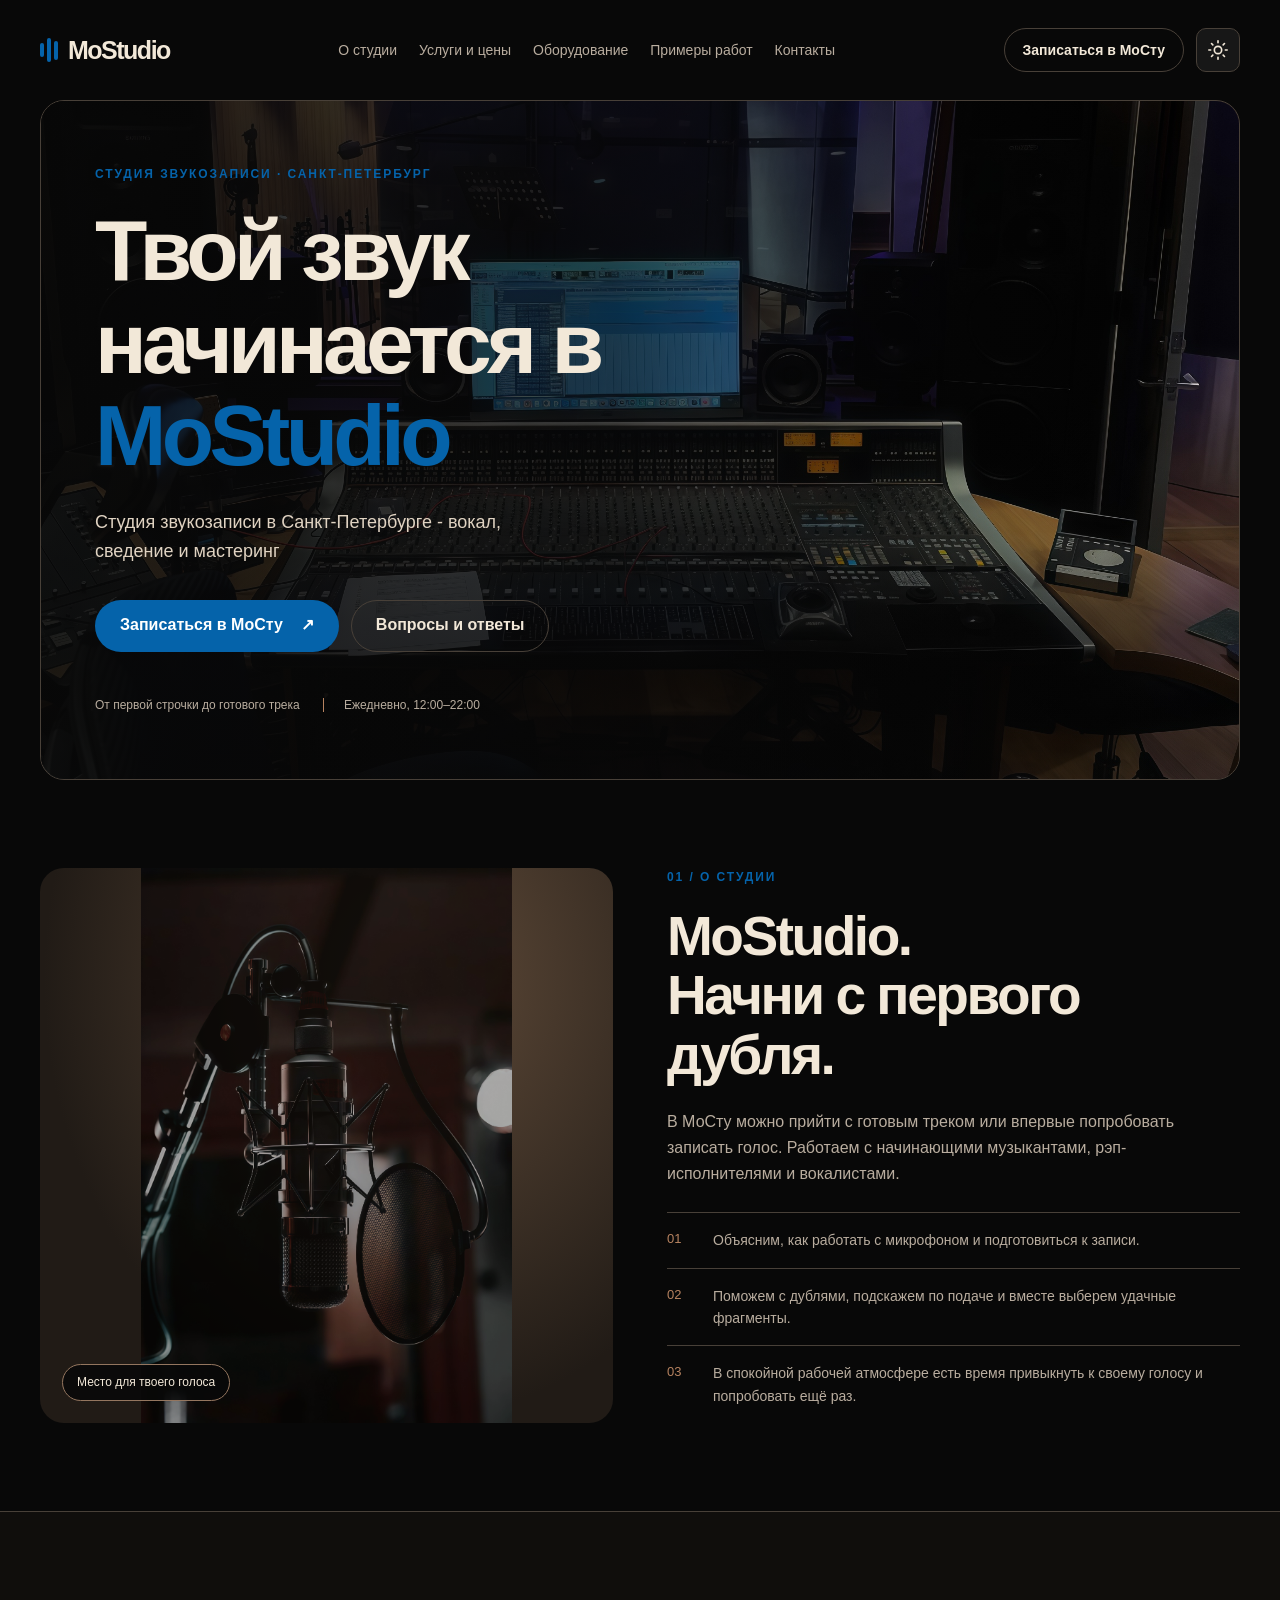
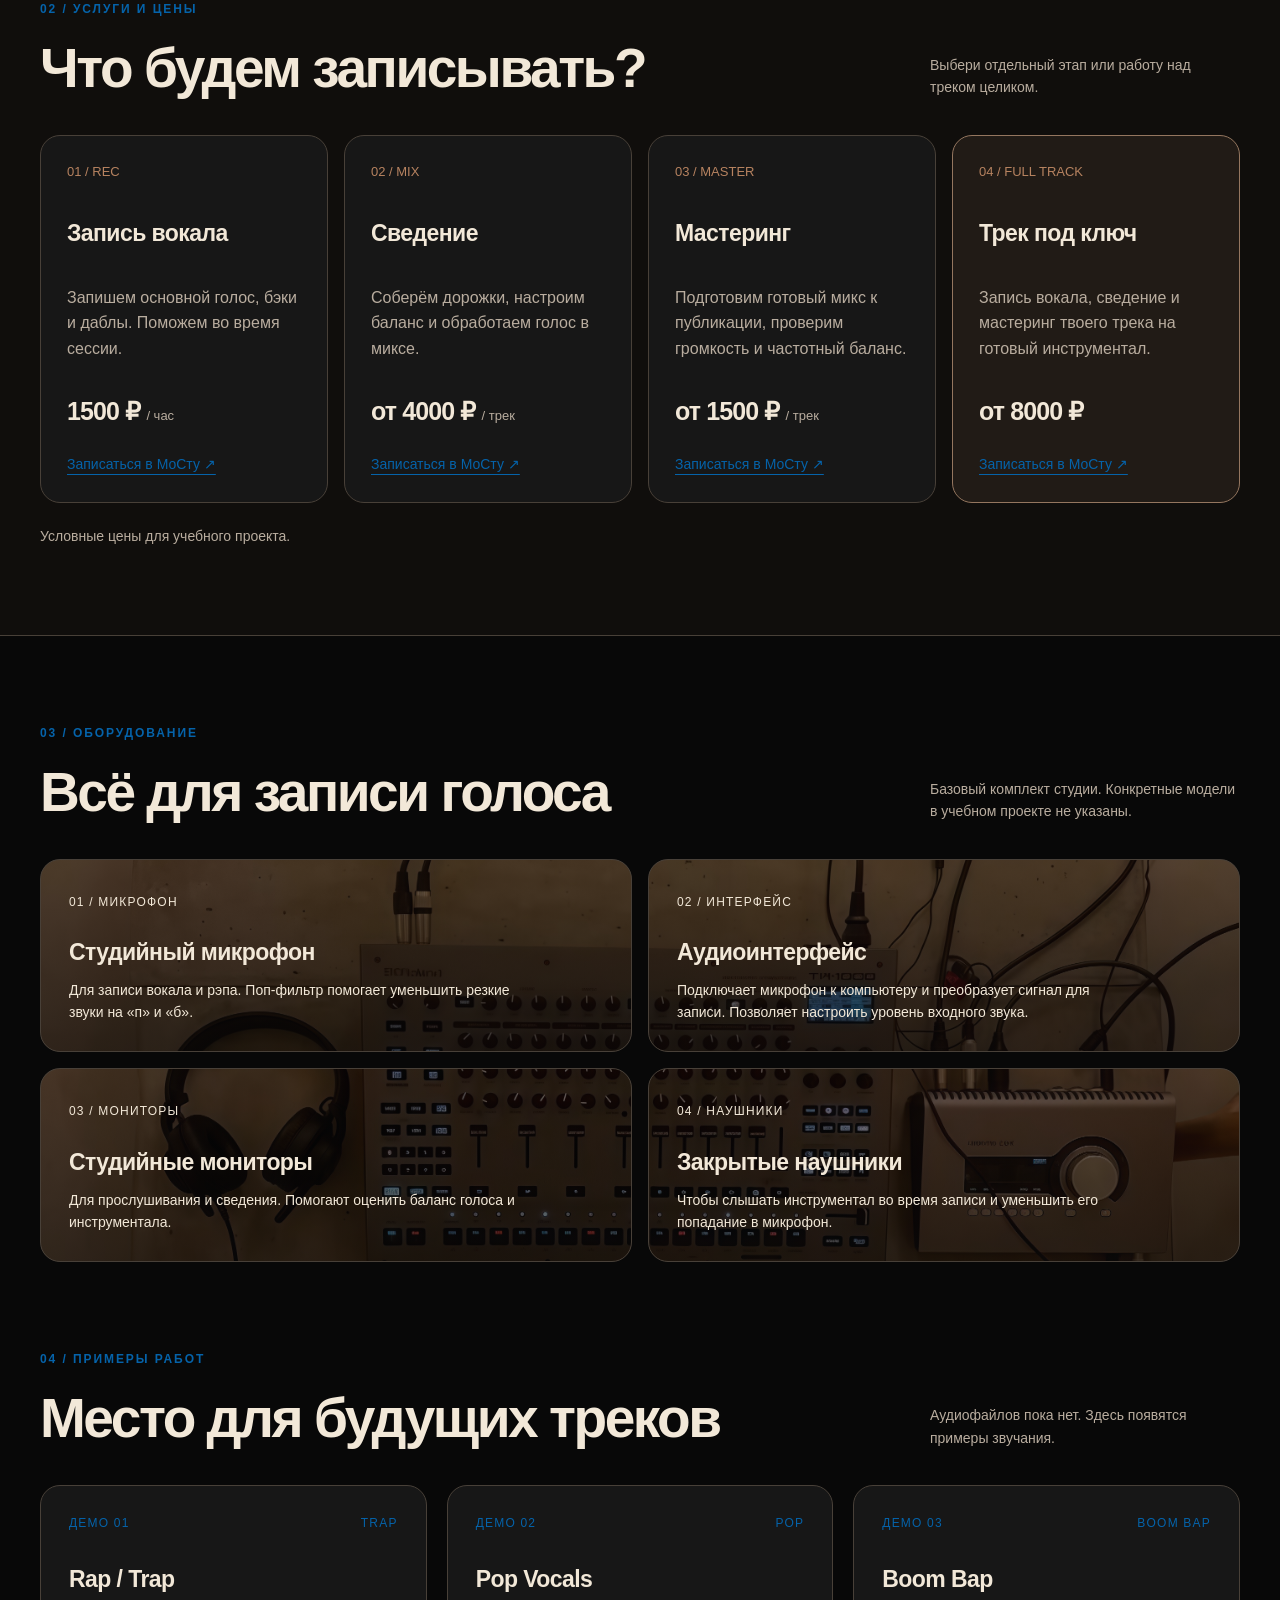
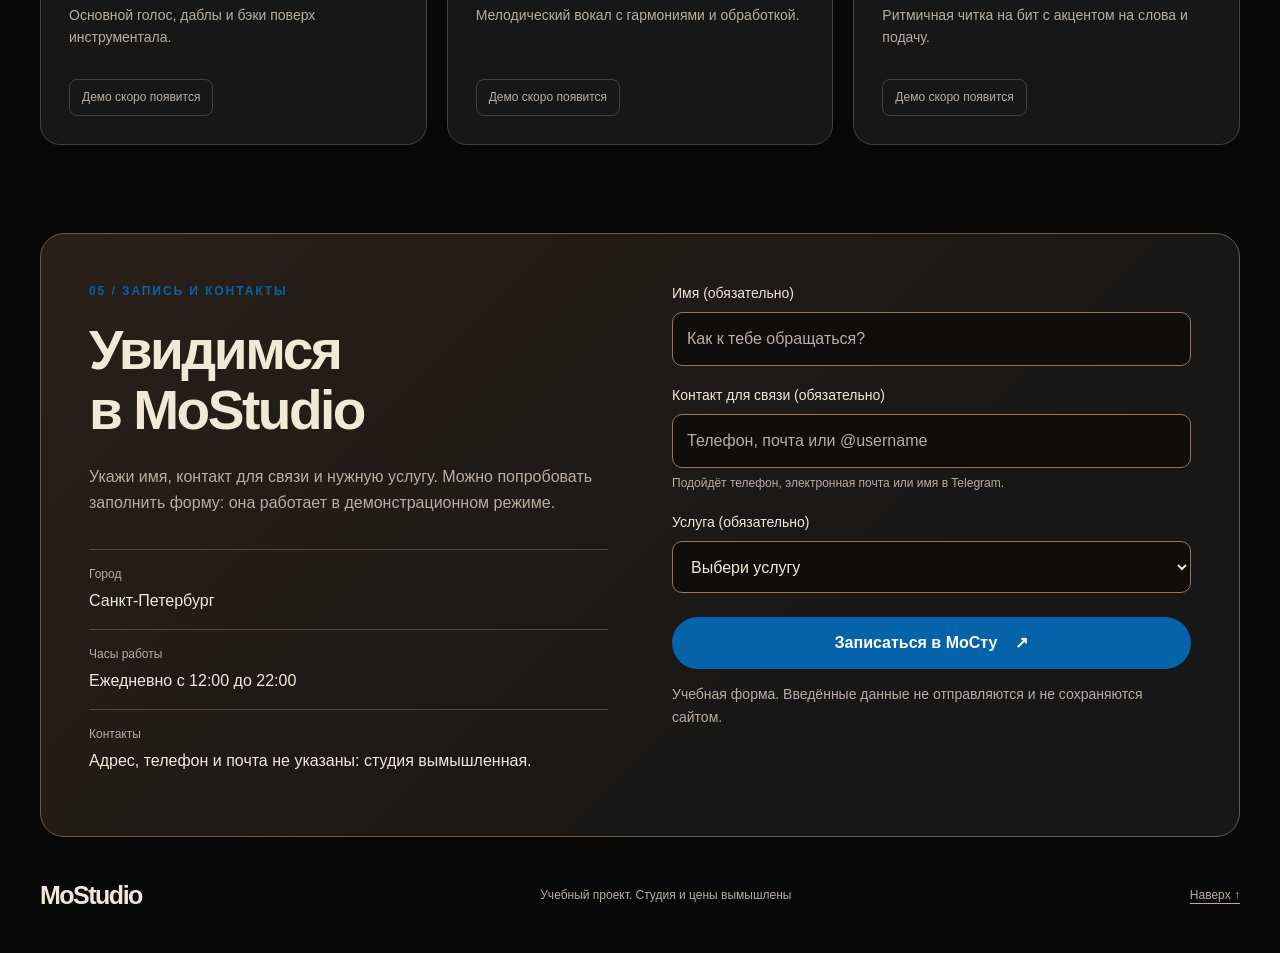
<file: index.html>
<!DOCTYPE html>
<html lang="ru">
<head>
  <meta charset="UTF-8">
  <meta name="viewport" content="width=device-width, initial-scale=1.0">
  <meta name="description" content="MoStudio — учебный лендинг вымышленной студии звукозаписи в Санкт-Петербурге. Запись вокала, сведение и мастеринг.">
  <meta name="theme-color" content="#080808">
  <title>MoStudio — студия звукозаписи</title>

  <script>
    try {
      if (localStorage.getItem('mostudio-theme') === 'light')
        document.documentElement.dataset.theme = 'light';
    } catch (_) {}
  </script>
  <link rel="stylesheet" href="style.css">
</head>

<body id="top">
  <a class="skip-link button" href="#main">
    Перейти к содержимому
  </a>

  <header class="header container">
    <a class="logo" href="#top" aria-label="MoStudio, в начало страницы">
      <span class="logo-mark" aria-hidden="true">
        <i></i><i></i><i></i>
      </span>
      MoStudio
    </a>

    <nav class="desktop-nav" aria-label="Основная навигация">
      <a href="#about">О студии</a>
      <a href="#services">Услуги и цены</a>
      <a href="#equipment">Оборудование</a>
      <a href="#demos">Примеры работ</a>
      <a href="#booking">Контакты</a>
    </nav>

    <div class="header-actions">
      <a class="button secondary" href="#booking">
        Записаться в МоСту
      </a>
      <button class="theme-toggle" type="button" id="theme-toggle"
        title="Переключить на светлую тему" aria-label="Переключить на светлую тему">
        <svg class="theme-sun" viewBox="0 0 24 24" fill="none" stroke="currentColor"
          stroke-width="1.8" stroke-linecap="round" stroke-linejoin="round" aria-hidden="true" focusable="false">
          <circle cx="12" cy="12" r="4" />
          <path d="M12 2v2m0 16v2M2 12h2m16 0h2M4.93 4.93l1.42 1.42m11.3 11.3 1.42 1.42M4.93 19.07l1.42-1.42m11.3-11.3 1.42-1.42" />
        </svg>
        <svg class="theme-moon" viewBox="0 0 24 24" fill="none" stroke="currentColor"
          stroke-width="1.8" stroke-linecap="round" stroke-linejoin="round" aria-hidden="true" focusable="false">
          <path d="M20.9 13.3A9 9 0 0 1 10.7 3.1a9 9 0 1 0 10.2 10.2Z" />
        </svg>
      </button>
    </div>

    <details class="mobile-menu">
      <summary>Меню</summary>
      <nav aria-label="Навигация на телефоне">
        <a href="#about">О студии</a>
        <a href="#services">Услуги и цены</a>
        <a href="#equipment">Оборудование</a>
        <a href="#demos">Примеры работ</a>
        <a href="#booking">Запись и контакты</a>
      </nav>
    </details>
  </header>

  <main id="main">
    <section class="hero container" aria-labelledby="hero-title">
      <img
        class="hero-photo"
        src="images/studio.jpg"
        alt="Оборудование в студии звукозаписи"
        fetchpriority="high"
        referrerpolicy="no-referrer"
      >

      <div class="hero-content">
        <span class="eyebrow">
          Студия звукозаписи · Санкт-Петербург
        </span>

        <h1 id="hero-title">
          Твой звук<br>начинается в
          <span>MoStudio</span>
        </h1>

        <p>Студия звукозаписи в Санкт-Петербурге - вокал, сведение и мастеринг</p>

        <div class="hero-actions">
          <a class="button" href="#booking">
            Записаться в МоСту
            <span aria-hidden="true">↗</span>
          </a>
          <a class="button secondary" href="faq.html">Вопросы и ответы</a>
        </div>

        <div class="hero-note">
          От первой строчки до готового трека
          <span>Ежедневно, 12:00–22:00</span>
        </div>
      </div>
    </section>

    <section
      class="section container"
      id="about"
      aria-labelledby="about-title"
    >
      <div class="about-grid">
        <div class="photo">
          <img
            src="images/micro.jpg"
            alt="Студийный микрофон для записи голоса"
            loading="lazy"
            referrerpolicy="no-referrer"
          >
          <span class="photo-label">Место для твоего голоса</span>
        </div>

        <div class="about-copy">
          <span class="eyebrow">01 / О студии</span>

          <h2 id="about-title">
            MoStudio.<br>Начни с первого дубля.
          </h2>

          <p>
            В МоСту можно прийти с готовым треком или впервые попробовать
            записать голос. Работаем с начинающими музыкантами,
            рэп-исполнителями и вокалистами.
          </p>

          <ul class="about-points">
            <li>
              <span>01</span>
              <p>
                Объясним, как работать с микрофоном и подготовиться к записи.
              </p>
            </li>
            <li>
              <span>02</span>
              <p>
                Поможем с дублями, подскажем по подаче и вместе выберем
                удачные фрагменты.
              </p>
            </li>
            <li>
              <span>03</span>
              <p>
                В спокойной рабочей атмосфере есть время привыкнуть
                к своему голосу и попробовать ещё раз.
              </p>
            </li>
          </ul>
        </div>
      </div>
    </section>

    <section
      class="section services"
      id="services"
      aria-labelledby="services-title"
    >
      <div class="container">
        <div class="section-heading">
          <div>
            <span class="eyebrow">02 / Услуги и цены</span>
            <h2 id="services-title">Что будем записывать?</h2>
          </div>
          <p>Выбери отдельный этап или работу над треком целиком.</p>
        </div>

        <div class="services-grid">
          <article class="service-card">
            <span class="service-number">01 / REC</span>
            <h3>Запись вокала</h3>
            <p>
              Запишем основной голос, бэки и даблы.
              Поможем во время сессии.
            </p>
            <div class="price">
              1500 ₽ <small>/ час</small>
            </div>
            <a href="#booking">Записаться в МоСту ↗</a>
          </article>

          <article class="service-card">
            <span class="service-number">02 / MIX</span>
            <h3>Сведение</h3>
            <p>
              Соберём дорожки, настроим баланс
              и обработаем голос в миксе.
            </p>
            <div class="price">
              от 4000 ₽ <small>/ трек</small>
            </div>
            <a href="#booking">Записаться в МоСту ↗</a>
          </article>

          <article class="service-card">
            <span class="service-number">03 / MASTER</span>
            <h3>Мастеринг</h3>
            <p>
              Подготовим готовый микс к публикации,
              проверим громкость и частотный баланс.
            </p>
            <div class="price">
              от 1500 ₽ <small>/ трек</small>
            </div>
            <a href="#booking">Записаться в МоСту ↗</a>
          </article>

          <article class="service-card featured">
            <span class="service-number">04 / FULL TRACK</span>
            <h3>Трек под ключ</h3>
            <p>
              Запись вокала, сведение и мастеринг твоего трека
              на готовый инструментал.
            </p>
            <div class="price">от 8000 ₽</div>
            <a href="#booking">Записаться в МоСту ↗</a>
          </article>
        </div>

        <p class="fine-print">Условные цены для учебного проекта.</p>
      </div>
    </section>

    <section
      class="section container"
      id="equipment"
      aria-labelledby="equipment-title"
    >
      <div class="section-heading">
        <div>
          <span class="eyebrow">03 / Оборудование</span>
          <h2 id="equipment-title">Всё для записи голоса</h2>
        </div>
        <p>
          Базовый комплект студии.
          Конкретные модели в учебном проекте не указаны.
        </p>
      </div>

      <div class="equipment-grid">
        <article class="equipment-card">
          <span class="tag">01 / МИКРОФОН</span>
          <h3>Студийный микрофон</h3>
          <p>
            Для записи вокала и рэпа. Поп-фильтр помогает уменьшить
            резкие звуки на «п» и «б».
          </p>
        </article>

        <article class="equipment-card">
          <span class="tag">02 / ИНТЕРФЕЙС</span>
          <h3>Аудиоинтерфейс</h3>
          <p>
            Подключает микрофон к компьютеру и преобразует сигнал
            для записи. Позволяет настроить уровень входного звука.
          </p>
        </article>

        <article class="equipment-card">
          <span class="tag">03 / МОНИТОРЫ</span>
          <h3>Студийные мониторы</h3>
          <p>
            Для прослушивания и сведения.
            Помогают оценить баланс голоса и инструментала.
          </p>
        </article>

        <article class="equipment-card">
          <span class="tag">04 / НАУШНИКИ</span>
          <h3>Закрытые наушники</h3>
          <p>
            Чтобы слышать инструментал во время записи
            и уменьшить его попадание в микрофон.
          </p>
        </article>
      </div>
    </section>

    <section
      class="section demos container"
      id="demos"
      aria-labelledby="demos-title"
    >
      <div class="section-heading">
        <div>
          <span class="eyebrow">04 / Примеры работ</span>
          <h2 id="demos-title">Место для будущих треков</h2>
        </div>
        <p>Аудиофайлов пока нет. Здесь появятся примеры звучания.</p>
      </div>

      <div class="demo-grid">
        <article class="demo-card">
          <div class="demo-top">
            <span>ДЕМО 01</span>
            <span>TRAP</span>
          </div>
          <h3>Rap / Trap</h3>
          <p>Основной голос, даблы и бэки поверх инструментала.</p>
          <span class="demo-status">Демо скоро появится</span>
        </article>

        <article class="demo-card">
          <div class="demo-top">
            <span>ДЕМО 02</span>
            <span>POP</span>
          </div>
          <h3>Pop Vocals</h3>
          <p>Мелодический вокал с гармониями и обработкой.</p>
          <span class="demo-status">Демо скоро появится</span>
        </article>

        <article class="demo-card">
          <div class="demo-top">
            <span>ДЕМО 03</span>
            <span>BOOM BAP</span>
          </div>
          <h3>Boom Bap</h3>
          <p>
            Ритмичная читка на бит с акцентом на слова и подачу.
          </p>
          <span class="demo-status">Демо скоро появится</span>
        </article>
      </div>
    </section>

    <section
      class="container"
      id="booking"
      aria-labelledby="booking-title"
    >
      <div class="booking-panel">
        <div class="booking-copy">
          <span class="eyebrow">05 / Запись и контакты</span>
          <h2 id="booking-title">Увидимся<br>в MoStudio</h2>

          <p>
            Укажи имя, контакт для связи и нужную услугу.
            Можно попробовать заполнить форму:
            она работает в демонстрационном режиме.
          </p>

          <dl class="contact-details">
            <div>
              <dt>Город</dt>
              <dd>Санкт-Петербург</dd>
            </div>
            <div>
              <dt>Часы работы</dt>
              <dd>Ежедневно с 12:00 до 22:00</dd>
            </div>
            <div>
              <dt>Контакты</dt>
              <dd>
                Адрес, телефон и почта не указаны:
                студия вымышленная.
              </dd>
            </div>
          </dl>
        </div>

        <div>
          <!--
            Без name значения полей не включаются в GET-запрос.
            Браузер проверяет required и pattern до перехода к сообщению.
            Нет обработчика, хранилища или передачи введённых данных.
          -->
          <form
            class="booking-form"
            action="#form-message"
            method="get"
            autocomplete="off"
          >
            <div class="form-field">
              <label for="visitor-name">Имя (обязательно)</label>
              <input
                id="visitor-name"
                type="text"
                placeholder="Как к тебе обращаться?"
                required
                pattern=".*\S.*"
                maxlength="80"
                title="Введи имя: поле не должно состоять из пробелов."
              >
            </div>

            <div class="form-field">
              <label for="visitor-contact">
                Контакт для связи (обязательно)
              </label>
              <input
                id="visitor-contact"
                type="text"
                placeholder="Телефон, почта или @username"
                required
                pattern=".*\S.*"
                maxlength="120"
                aria-describedby="contact-hint"
                title="Укажи контакт: поле не должно состоять из пробелов."
              >
              <small class="field-hint" id="contact-hint">
                Подойдёт телефон, электронная почта
                или имя в Telegram.
              </small>
            </div>

            <div class="form-field">
              <label for="visitor-service">Услуга (обязательно)</label>
              <select id="visitor-service" required>
                <option value="" selected disabled>Выбери услугу</option>
                <option value="vocal">
                  Запись вокала — 1500 ₽/час
                </option>
                <option value="mix">
                  Сведение — от 4000 ₽/трек
                </option>
                <option value="master">
                  Мастеринг — от 1500 ₽/трек
                </option>
                <option value="full">
                  Трек под ключ — от 8000 ₽
                </option>
              </select>
            </div>

            <button class="button" type="submit">
              Записаться в МоСту
              <span aria-hidden="true">↗</span>
            </button>

            <p class="form-note">
              Учебная форма. Введённые данные не отправляются
              и не сохраняются сайтом.
            </p>
          </form>

          <div
            class="form-message"
            id="form-message"
            role="status"
            tabindex="-1"
          >
            <p>Это демонстрационная форма. Заявка не отправлена</p>
            <a href="#booking">Вернуться к форме</a>
          </div>
        </div>
      </div>
    </section>
  </main>

  <footer class="footer container">
    <a class="logo" href="#top">MoStudio</a>
    <p>Учебный проект. Студия и цены вымышлены</p>
    <a href="#top">Наверх ↑</a>
  </footer>
  <script>
    (() => {
      const root = document.documentElement;
      const toggle = document.getElementById('theme-toggle');
      const themeColor = document.querySelector('meta[name="theme-color"]');
      function updateTheme(theme) {
        root.dataset.theme = theme;

        toggle.setAttribute('aria-label', theme === 'dark'
          ? 'Переключить на светлую тему' : 'Переключить на тёмную тему');
        toggle.setAttribute('title', toggle.getAttribute('aria-label'));
        themeColor.setAttribute('content', theme === 'dark' ? '#080808' : '#F2E8D8');
      }
      updateTheme(root.dataset.theme === 'light' ? 'light' : 'dark');
      toggle.addEventListener('click', () => {
        const theme = root.dataset.theme === 'dark' ? 'light' : 'dark';
        updateTheme(theme);
        try { localStorage.setItem('mostudio-theme', theme); } catch (_) {}
      });
    })();
  </script>
  <script>
    (() => {
      const grid = document.querySelector('.equipment-grid');
      const cards = [...grid.querySelectorAll('.equipment-card')];
      const photo = new Image();
      let frame;
      function updateFragments() {
        if (!photo.naturalWidth) return;
        const bounds = grid.getBoundingClientRect();
        if (!bounds.width || !bounds.height) return;
        const scale = Math.max(bounds.width / photo.naturalWidth,
          bounds.height / photo.naturalHeight);
        const width = photo.naturalWidth * scale;
        const height = photo.naturalHeight * scale;
        const left = (bounds.width - width) / 2;
        const top = (bounds.height - height) / 2;
        grid.style.setProperty('--equipment-image-size', `${width}px ${height}px`);
        cards.forEach(card => {
          const rect = card.getBoundingClientRect();
          card.style.setProperty('--equipment-image-position',
            `${left - (rect.left - bounds.left)}px ${top - (rect.top - bounds.top)}px`);
        });
        grid.style.setProperty('--equipment-photo', 'url("images/micher.jpg")');
      }
      function scheduleUpdate() {
        cancelAnimationFrame(frame);
        frame = requestAnimationFrame(updateFragments);
      }
      photo.addEventListener('load', scheduleUpdate);
      photo.src = 'images/micher.jpg';
      const observer = new ResizeObserver(scheduleUpdate);
      observer.observe(grid);
      cards.forEach(card => observer.observe(card));
      window.addEventListener('resize', scheduleUpdate);
      document.fonts.ready.then(scheduleUpdate);
    })();
  </script>
</body>
</html>
</file>
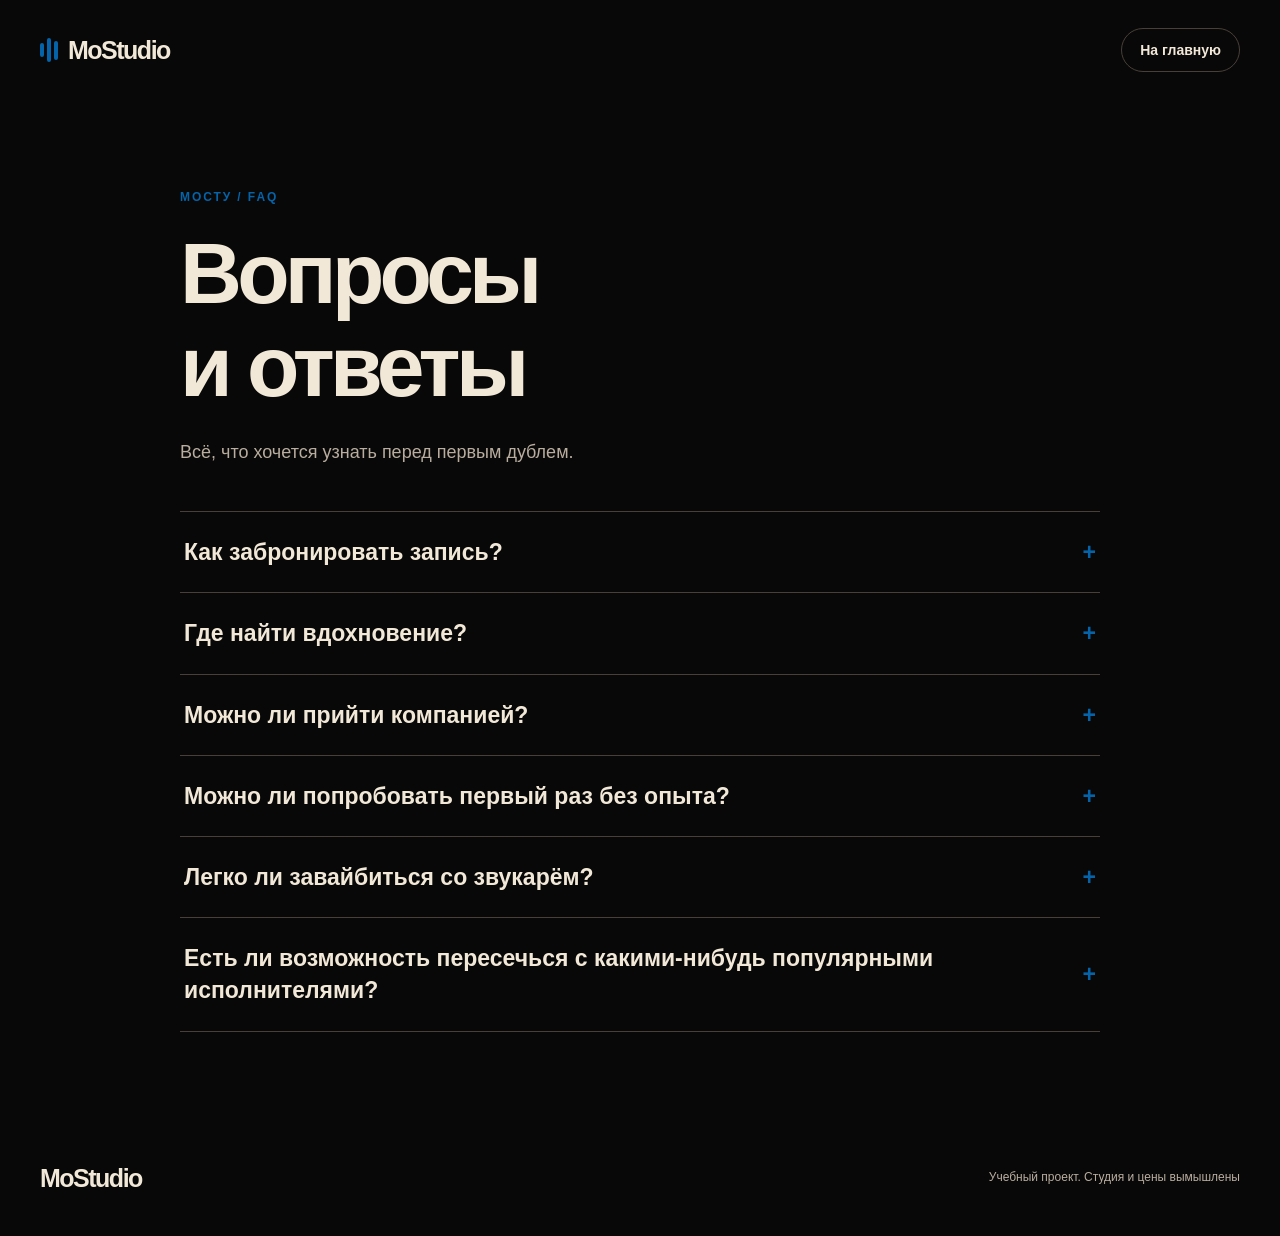
<file: faq.html>
<!DOCTYPE html>
<html lang="ru">
<head>
  <meta charset="UTF-8">
  <meta name="viewport" content="width=device-width, initial-scale=1.0">
  <meta name="description" content="Ответы МоСту на вопросы о записи, подготовке и первом визите в студию.">
  <title>Вопросы и ответы — MoStudio</title>
  <script>
    try {
      if (localStorage.getItem('mostudio-theme') === 'light')
        document.documentElement.dataset.theme = 'light';
    } catch (_) {}
  </script>
  <link rel="stylesheet" href="style.css">
</head>
<body>
  <a class="skip-link button" href="#main">Перейти к содержимому</a>
  <header class="header container">
    <a class="logo" href="index.html" aria-label="MoStudio, на главную">
      <span class="logo-mark" aria-hidden="true"><i></i><i></i><i></i></span>
      MoStudio
    </a>
    <a class="button secondary" href="index.html">На главную</a>
  </header>
  <main class="section container faq" id="main">
    <span class="eyebrow">МоСту / FAQ</span>
    <h1>Вопросы<br>и ответы</h1>
    <p class="faq-intro">Всё, что хочется узнать перед первым дублем.</p>
    <div class="faq-list">
      <details class="faq-item">
        <summary>Как забронировать запись?</summary>
        <div class="faq-answer"><p>Оставьте заявку на сайте либо отпишитесь нам в Телеграме.</p></div>
      </details>
      <details class="faq-item">
        <summary>Где найти вдохновение?</summary>
        <div class="faq-answer"><p>Слушай не только русскую музыку, но и западную. Например, зацени новый альбом Lil Baby.</p></div>
      </details>
      <details class="faq-item">
        <summary>Можно ли прийти компанией?</summary>
        <div class="faq-answer"><p>Да, можно. Приходи с друзьями.</p></div>
      </details>
      <details class="faq-item">
        <summary>Можно ли попробовать первый раз без опыта?</summary>
        <div class="faq-answer"><p>Да, можно. Звукарь подскажет, что делать, и поможет записать первый дубль.</p></div>
      </details>
      <details class="faq-item">
        <summary>Легко ли завайбиться со звукарём?</summary>
        <div class="faq-answer"><p>Да, просто покажи, что ты слушаешь, и расскажи, какой звук хочешь. Дальше разберётесь вместе.</p></div>
      </details>
      <details class="faq-item">
        <summary>Есть ли возможность пересечься с какими-нибудь популярными исполнителями?</summary>
        <div class="faq-answer"><p>Да, такое возможно. Всё зависит от того, кто в этот день записывается в студии.</p></div>
      </details>
    </div>
  </main>
  <footer class="footer container">
    <a class="logo" href="index.html">MoStudio</a>
    <p>Учебный проект. Студия и цены вымышлены</p>
  </footer>
  <script src="faq.js"></script>
</body>
</html>
</file>
<file: style.css>
:root {
      color-scheme: dark;
      --bg: #080808;
      --panel: #171717;
      --text: #F2E8D8;
      --muted: #B9AD9F;
      --accent: #0563AA;
      --detail: #B78360;
      --line: #484038;
      --radius: 24px;
    }

    :root[data-theme="light"] {
      color-scheme: light;
      --bg: #F2E8D8;
      --panel: #FFFAF2;
      --text: #171717;
      --muted: #62574C;
      --detail: #855637;
      --line: #C6B6A3;
    }
    :root[data-theme="light"] .button { background: var(--accent); color: #fff; }
    :root[data-theme="light"] .button:hover { background: #045995; }
    :root[data-theme="light"] .button.secondary { background: transparent; color: var(--text); }
    :root[data-theme="light"] .button.secondary:hover { background: #E5D7C5; }
    :root[data-theme="light"] .services { background: #E9DECE; }
    :root[data-theme="light"] .service-card.featured { background: #E8DAC7; border-color: #94765F; }
    :root[data-theme="light"] .equipment-card { background: linear-gradient(135deg, #fff, #F4EBDC); }
    :root[data-theme="light"] .booking-panel {
      background: linear-gradient(135deg, #E8DAC7, #fff 70%);
      border-color: #A58A72;
    }
    :root[data-theme="light"] .contact-details div { border-color: var(--line); }
    :root[data-theme="light"] input,
    :root[data-theme="light"] select { background: #fff; border-color: #927C68; }
    :root[data-theme="light"] input::placeholder { color: #62574C; }
    :root[data-theme="light"] .form-message { background: #E8DAC7; }
    :root[data-theme="light"] .mobile-menu nav { background: var(--panel); border-color: var(--line); }
    :root[data-theme="light"] .photo-label { color: #F2E8D8; }
    :root[data-theme="light"] .hero { background: #E8DAC7; }
    :root[data-theme="light"] .hero::after {
      background: linear-gradient(90deg, #F2E8D8eb 0%, #F2E8D8d9 38%, #F2E8D873 65%, #F2E8D80a 100%);
    }
    :root[data-theme="light"] .hero p,
    :root[data-theme="light"] .hero-note { color: var(--muted); }
    :root[data-theme="light"] .hero-note span { border-color: #927C68; }
    .header-actions {
      display: flex;
      align-items: center;
      gap: 12px;
      flex-shrink: 0;
    }
    .theme-toggle {
      display: inline-flex;
      align-items: center;
      justify-content: center;
      flex: 0 0 44px;
      width: 44px;
      height: 44px;
      padding: 0;
      border: 1px solid var(--line);
      border-radius: 10px;
      background: var(--panel);
      color: var(--text);
    }
    .theme-toggle svg { width: 22px; height: 22px; }
    .theme-toggle .theme-moon { display: none; }
    :root[data-theme="light"] .theme-toggle .theme-sun { display: none; }
    :root[data-theme="light"] .theme-toggle .theme-moon { display: block; }
    .theme-toggle:hover { border-color: var(--accent); }
    * { box-sizing: border-box; }

    html {
      scroll-behavior: smooth;
      scroll-padding-top: 28px;
    }

    body {
      margin: 0;
      background: var(--bg);
      color: var(--text);
      font-family: Arial, Helvetica, sans-serif;
      line-height: 1.6;
    }

    a { color: inherit; text-decoration: none; }
    button, input, select { font: inherit; }
    button, summary { cursor: pointer; }

    img {
      display: block;
      width: 100%;
      height: 100%;
      object-fit: cover;
      color: var(--muted);
    }

    h1, h2, h3, p { margin: 0; }
    h1, h2, h3 { line-height: 1.08; }

    h1 {
      font-size: clamp(42px, 6.7vw, 92px);
      font-weight: 700;
      letter-spacing: -.055em;
    }

    h2 {
      font-size: clamp(32px, 4.3vw, 58px);
      letter-spacing: -.045em;
    }

    h3 { font-size: 23px; letter-spacing: -.025em; }
    p { color: var(--muted); }

    :focus-visible {
      outline: 3px solid var(--accent);
      outline-offset: 5px;
    }

    .container {
      width: min(1200px, calc(100% - 64px));
      margin-inline: auto;
    }

    .section { padding-block: 88px; }

    .eyebrow {
      display: block;
      margin-bottom: 20px;
      color: var(--accent);
      font-size: 12px;
      font-weight: 700;
      letter-spacing: .16em;
      text-transform: uppercase;
    }

    .button {
      display: inline-flex;
      justify-content: center;
      align-items: center;
      gap: 18px;
      min-height: 52px;
      padding: 14px 24px;
      border: 1px solid transparent;
      border-radius: 999px;
      background: var(--accent);
      color: #FFFFFF;
      font-weight: 700;
      line-height: 1.3;
      text-align: center;
      transition: background .2s, transform .2s;
    }

    .button:hover {
      background: #045995;
      transform: translateY(-2px);
    }

    .button.secondary {
      border-color: var(--line);
      background: transparent;
      color: var(--text);
    }

    .button.secondary:hover { background: var(--panel); }

    .skip-link {
      position: fixed;
      top: 10px;
      left: 10px;
      z-index: 20;
      transform: translateY(-180%);
    }

    .skip-link:focus { transform: none; }

    .header {
      display: flex;
      align-items: center;
      justify-content: space-between;
      gap: 28px;
      min-height: 100px;
    }

    .logo {
      display: inline-flex;
      align-items: center;
      gap: 10px;
      font-size: 25px;
      font-weight: 700;
      letter-spacing: -.06em;
      white-space: nowrap;
    }

    .logo-mark {
      display: flex;
      align-items: center;
      gap: 3px;
      height: 26px;
    }

    .logo-mark i {
      display: block;
      width: 4px;
      height: 14px;
      border-radius: 4px;
      background: var(--accent);
    }

    .logo-mark i:nth-child(2) { height: 24px; }
    .logo-mark i:nth-child(3) { height: 19px; }

    .desktop-nav {
      display: flex;
      flex-wrap: wrap;
      justify-content: center;
      gap: 22px;
    }

    .desktop-nav a,
    .mobile-menu a {
      font-size: 14px;
      color: var(--muted);
    }

    .desktop-nav a:hover,
    .mobile-menu a:hover {
      color: var(--text);
      text-decoration: underline;
      text-underline-offset: 5px;
    }

    .header .button {
      min-height: 44px;
      padding: 10px 18px;
      font-size: 14px;
    }

    .mobile-menu { display: none; }

    .hero {
      position: relative;
      isolation: isolate;
      display: flex;
      align-items: center;
      min-height: 650px;
      padding: 64px 54px;
      overflow: hidden;
      border: 1px solid var(--line);
      border-radius: var(--radius);
      background: radial-gradient(
        ellipse at 85% 25%,
        #604B39,
        #211B16 55%,
        #12100E
      );
    }

    .hero-photo {
      position: absolute;
      z-index: -2;
      inset: 0;
      object-fit: cover;
      object-position: 50% 58%;
      opacity: 1;
    }

    .hero::after {
      content: "";
      position: absolute;
      z-index: -1;
      inset: 0;
      background:
        linear-gradient(
          90deg,
          rgba(8, 8, 8, .86),
          rgba(8, 8, 8, .72) 48%,
          rgba(8, 8, 8, .06)
        ),
        linear-gradient(
          0deg,
          rgba(8, 8, 8, .38),
          transparent 55%
        );
    }

    .hero-content { width: min(780px, 100%); }

    .hero h1 span {
      display: block;
      color: var(--accent);
    }

    .hero p {
      max-width: 440px;
      margin-top: 26px;
      color: #E0D3C2;
      font-size: 18px;
    }

    .hero-actions {
      display: flex;
      flex-wrap: wrap;
      gap: 12px;
      margin-top: 34px;
    }

    .faq { max-width: 920px; }
    .faq-intro { margin-top: 26px; font-size: 18px; }
    .faq-list { margin-top: 44px; border-top: 1px solid var(--line); }
    .faq-item { border-bottom: 1px solid var(--line); }
    .faq-item summary {
      display: flex;
      align-items: center;
      justify-content: space-between;
      gap: 20px;
      padding: 24px 4px;
      list-style: none;
      font-size: clamp(18px, 3vw, 23px);
      font-weight: 700;
      line-height: 1.4;
    }
    .faq-item summary::-webkit-details-marker { display: none; }
    .faq-item summary::after { content: '+'; color: var(--accent); }
    .faq-item[open] summary::after { content: '−'; }
    .faq-item summary:hover { color: var(--accent); }
    .faq-answer { padding: 0 4px 24px; }

    .hero-note {
      margin-top: 44px;
      font-size: 12px;
      color: #B9AD9F;
    }

    .hero-note span {
      padding-left: 20px;
      margin-left: 20px;
      border-left: 1px solid #B78360;
    }

    .section-heading {
      display: flex;
      justify-content: space-between;
      align-items: end;
      gap: 28px;
      margin-bottom: 36px;
    }

    .section-heading p {
      max-width: 310px;
      font-size: 14px;
    }

    .about-grid {
      display: grid;
      grid-template-columns: 1fr 1fr;
      gap: 54px;
      align-items: center;
    }

    .photo {
      position: relative;
      min-height: 380px;
      height: 100%;
      overflow: hidden;
      border-radius: var(--radius);
      background: radial-gradient(
        ellipse at 65% 20%,
        #604B39,
        #211B16 70%
      );
    }

    .photo img {
      position: absolute;
      inset: 0;
      object-fit: contain;
      object-position: center;
      opacity: .8;
    }

    .photo-label {
      position: absolute;
      bottom: 22px;
      left: 22px;
      padding: 8px 14px;
      border: 1px solid #94765F;
      border-radius: 999px;
      background: #080808e0;
      font-size: 12px;
    }

    .about-copy > p { margin-top: 24px; }

    .about-points {
      margin: 26px 0 0;
      padding: 0;
      list-style: none;
    }

    .about-points li {
      display: grid;
      grid-template-columns: 34px 1fr;
      gap: 12px;
      padding-block: 16px;
      border-top: 1px solid var(--line);
    }

    .about-points span {
      color: var(--detail);
      font-size: 13px;
    }

    .about-points p { font-size: 14px; }

    .services {
      border-block: 1px solid var(--line);
      background: #100E0C;
    }

    .services-grid {
      display: grid;
      grid-template-columns: repeat(4, minmax(0, 1fr));
      gap: 16px;
    }

    .service-card {
      display: flex;
      flex-direction: column;
      align-items: start;
      padding: 26px;
      border: 1px solid var(--line);
      border-radius: 20px;
      background: var(--panel);
    }

    .service-number {
      margin-bottom: 38px;
      color: var(--detail);
      font-size: 13px;
    }

    .service-card h3 { min-height: 50px; }

    .service-card p {
      margin-top: 14px;
      font-size: 16px;
    }

    .price {
      margin-top: auto;
      padding-top: 30px;
      font-size: 25px;
      font-weight: 700;
      letter-spacing: -.035em;
    }

    .price small {
      color: var(--muted);
      font-size: 13px;
      font-weight: 400;
      letter-spacing: normal;
    }

    .service-card a {
      margin-top: 22px;
      color: var(--accent);
      font-size: 14px;
      text-decoration: underline;
      text-underline-offset: 5px;
    }

    .service-card.featured {
      border-color: #94765F;
      background: #211B16;
    }

    .fine-print {
      margin-top: 22px;
      font-size: 14px;
    }

    .equipment-grid {
      display: grid;
      grid-template-columns: repeat(2, minmax(0, 1fr));
      gap: 16px;
    }

    .equipment-card {
      padding: 28px;
      border: 1px solid var(--line);
      border-radius: 20px;
      background: linear-gradient(135deg, #171717, #12100E);
    }

    .equipment-card .tag {
      display: inline-block;
      margin-bottom: 28px;
      color: var(--accent);
      font-size: 12px;
      letter-spacing: .1em;
    }

    .equipment-card p {
      max-width: 450px;
      margin-top: 14px;
      font-size: 14px;
    }

    .demos { padding-top: 0; }

    .demo-grid {
      display: grid;
      grid-template-columns: repeat(3, minmax(0, 1fr));
      gap: 20px;
    }

    .demo-card {
      display: flex;
      flex-direction: column;
      align-items: flex-start;
      padding: 28px;
      border: 1px solid var(--line);
      border-radius: 20px;
      background: var(--panel);
    }

    .demo-top {
      width: 100%;
      display: flex;
      justify-content: space-between;
      gap: 14px;
      margin-bottom: 34px;
      color: var(--accent);
      font-size: 12px;
      letter-spacing: .1em;
    }

    .demo-card h3 { margin-bottom: 12px; }
    .demo-card p { flex-grow: 1; font-size: 14px; }

    .demo-status {
      display: inline-block;
      margin-top: 30px;
      padding: 8px 12px;
      border: 1px solid var(--line);
      border-radius: 8px;
      color: var(--muted);
      font-size: 12px;
    }

    .booking-panel {
      display: grid;
      grid-template-columns: 1fr 1fr;
      gap: 64px;
      padding: 48px;
      border: 1px solid #705745;
      border-radius: var(--radius);
      background: linear-gradient(135deg, #292018, #171717 70%);
    }

    .booking-copy > p { margin-top: 24px; }
    .contact-details { margin: 34px 0 0; }

    .contact-details div {
      padding-block: 15px;
      border-top: 1px solid #584738;
    }

    .contact-details dt {
      margin-bottom: 4px;
      color: var(--muted);
      font-size: 12px;
    }

    .contact-details dd {
      margin: 0;
      font-size: 16px;
    }

    .form-field { margin-bottom: 18px; }

    label {
      display: block;
      margin-bottom: 8px;
      font-size: 14px;
    }

    input,
    select {
      display: block;
      width: 100%;
      min-height: 52px;
      padding: 13px 14px;
      border: 1px solid #94765F;
      border-radius: 10px;
      background: #100E0C;
      color: var(--text);
    }

    input::placeholder {
      color: #B9AD9F;
      opacity: 1;
    }

    input:focus,
    select:focus {
      border-color: var(--accent);
    }

    .field-hint {
      display: block;
      margin-top: 6px;
      color: var(--muted);
      font-size: 12px;
    }

    .booking-form .button {
      width: 100%;
      margin-top: 6px;
    }

    .form-note {
      margin-top: 14px;
      font-size: 14px;
    }

    .form-message {
      display: none;
      margin-top: 18px;
      padding: 18px;
      border: 1px solid var(--accent);
      border-radius: 12px;
      background: #211B16;
      scroll-margin-top: 24px;
    }

    .form-message:target { display: block; }
    .form-message p { color: var(--text); }

    .form-message a {
      display: inline-block;
      margin-top: 10px;
      color: var(--accent);
      font-size: 13px;
      text-decoration: underline;
    }

    .footer {
      display: flex;
      align-items: center;
      justify-content: space-between;
      gap: 24px;
      padding-block: 38px;
    }

    .footer p,
    .footer > a:not(.logo) {
      font-size: 12px;
      color: var(--muted);
    }

    .footer > a:not(.logo) {
      text-decoration: underline;
      text-underline-offset: 4px;
    }

    @media (max-width: 1050px) {
      .desktop-nav { gap: 14px; }
      .desktop-nav a { font-size: 12px; }
      .header-actions > .button { display: none; }

      .services-grid {
        grid-template-columns: repeat(2, minmax(0, 1fr));
      }

      .about-grid { gap: 32px; }

      .booking-panel {
        gap: 32px;
        padding: 36px;
      }
    }

    @media (max-width: 760px) {
      .container { width: calc(100% - 32px); }
      .section { padding-block: 60px; }

      .header {
        position: relative;
        min-height: 82px;
      }

      .header { flex-wrap: wrap; gap: 12px; padding-block: 16px; }
      .header > .logo { margin-right: auto; }

      .desktop-nav { display: none; }
      .mobile-menu { display: block; }

      .mobile-menu summary {
        padding: 8px 14px;
        border: 1px solid var(--line);
        border-radius: 999px;
        font-size: 14px;
      }

      .mobile-menu nav {
        position: absolute;
        top: 70px;
        right: 0;
        z-index: 10;
        display: grid;
        gap: 4px;
        width: min(280px, 100%);
        padding: 12px;
        border: 1px solid #705745;
        border-radius: 16px;
        background: #171717;
        box-shadow: 0 16px 32px #0005;
      }

      .mobile-menu a { padding: 10px 12px; }

      .hero {
        min-height: 570px;
        padding: 44px 26px;
      }

      .hero::after {
        background:
          linear-gradient(90deg, #080808d9, #080808b8 65%, #08080859),
          linear-gradient(0deg, #08080866, transparent);
      }

      .hero-photo { object-position: 50% 55%; }

      :root[data-theme="light"] .hero::after {
        background: linear-gradient(90deg, #F2E8D8eb, #F2E8D8bf 65%, #F2E8D87a);
      }

      .hero p { font-size: 16px; }

      .hero-note span {
        padding-left: 10px;
        margin-left: 10px;
      }

      .about-grid,
      .booking-panel {
        grid-template-columns: 1fr;
      }

      .about-copy { order: -1; }
      .photo { min-height: 320px; }

      .section-heading {
        align-items: start;
        flex-direction: column;
        gap: 18px;
      }

      .demo-grid { grid-template-columns: 1fr; }
      .demo-top { margin-bottom: 24px; }
      .demos { padding-top: 0; }
      .booking-panel { padding: 28px; }

      .footer {
        align-items: start;
        flex-direction: column;
        gap: 14px;
      }
    }

    @media (max-width: 480px) {
      .hero { padding: 36px 22px; }
      h1 { font-size: clamp(36px, 10vw, 48px); }

      .hero .button {
        width: 100%;
        padding-inline: 14px;
      }

      .hero-note span {
        display: block;
        padding: 0;
        margin: 4px 0 0;
        border: 0;
      }

      .services-grid,
      .equipment-grid {
        grid-template-columns: 1fr;
      }

      .service-card h3 { min-height: auto; }
      .service-number { margin-bottom: 24px; }
      .booking-panel { padding: 24px 20px; }
      .logo { font-size: 23px; }
    }

    @media (prefers-reduced-motion: reduce) {
      html { scroll-behavior: auto; }
      .button { transition: none; }
      .button:hover { transform: none; }
    }
    /* All cards sample one uniformly scaled image in grid coordinates. */
    .equipment-card,
    :root[data-theme="light"] .equipment-card {
      color: #F2E8D8;
      background-color: #171717;
      background-image:
        linear-gradient(180deg, rgba(8, 8, 8, .48), rgba(8, 8, 8, .68)),
        var(--equipment-photo, none);
      background-size: 100% 100%, var(--equipment-image-size, auto);
      background-position: 0 0, var(--equipment-image-position, 0 0);
      background-repeat: no-repeat;
      background-origin: border-box;
      background-clip: border-box;
    }
    :root[data-theme="light"] .equipment-card {
      background-image:
        linear-gradient(180deg, rgba(8, 8, 8, .44), rgba(8, 8, 8, .64)),
        var(--equipment-photo, none);
    }
    .equipment-card .tag,
    .equipment-card p { color: #F2E8D8; }
</file>
